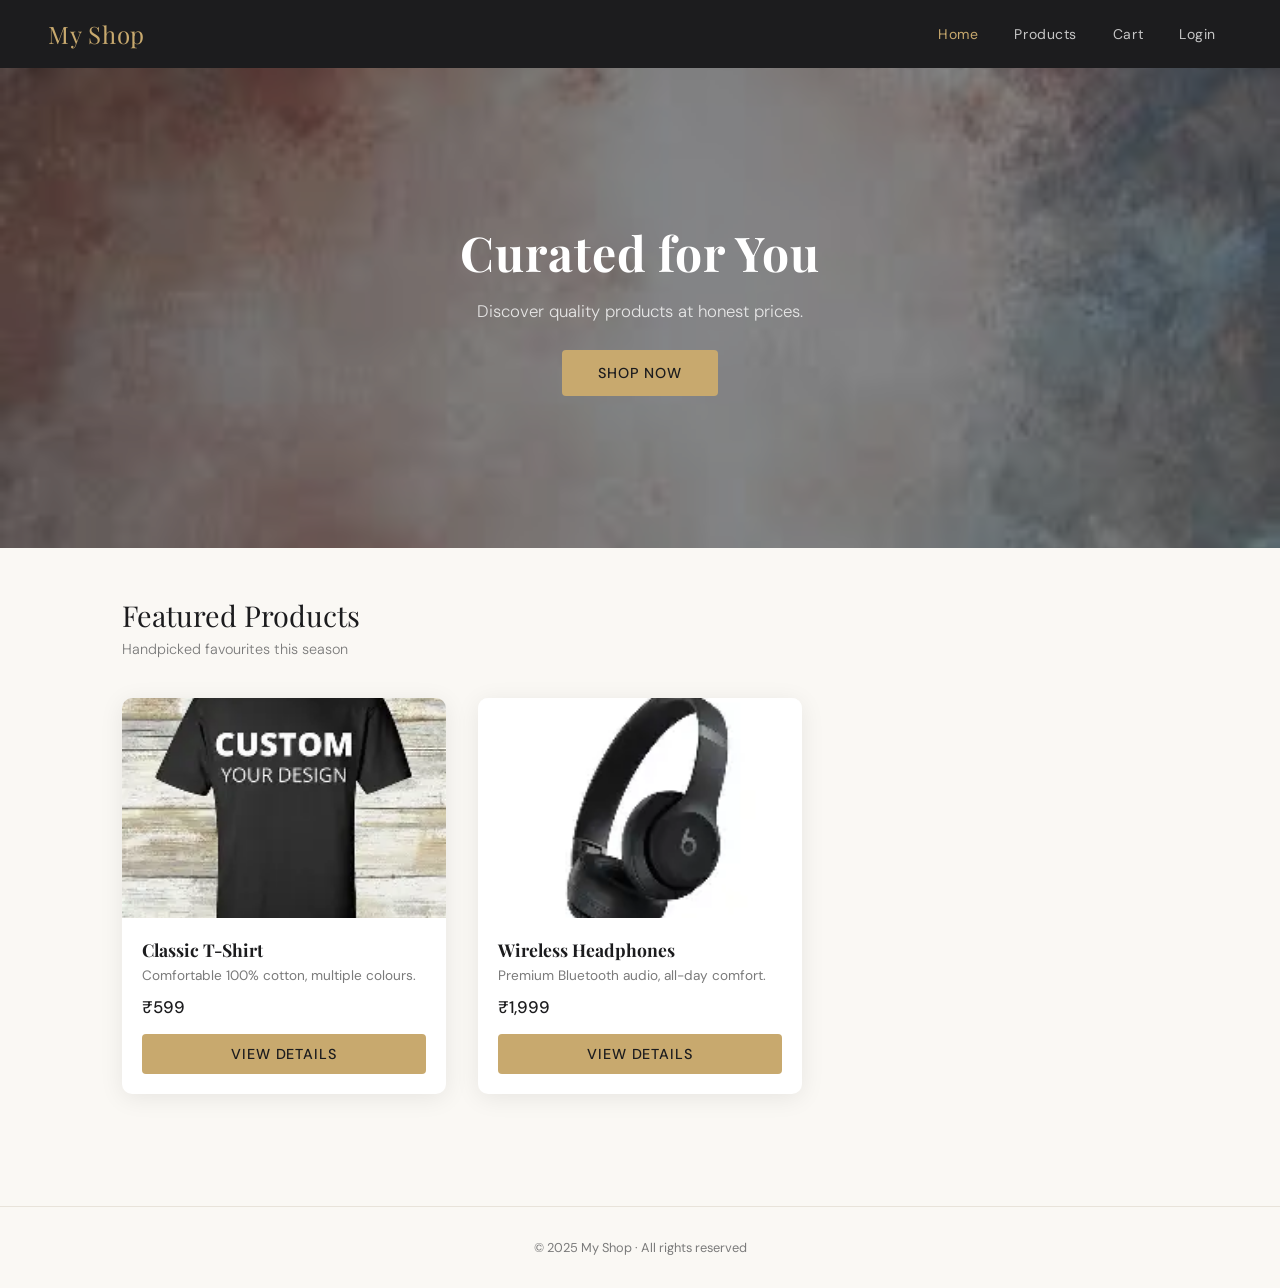
<file: index.html>
<!DOCTYPE html>
<html lang="en">
<head>
  <meta charset="UTF-8" />
  <meta name="viewport" content="width=device-width, initial-scale=1.0"/>
  <title>My Shop | Home</title>
  <link rel="stylesheet" href="style.css">
</head>
<body>
  <header>
    <a href="index.html" class="logo">My Shop</a>
    <nav>
      <a href="index.html" class="active">Home</a>
      <a href="products.html">Products</a>
      <a href="cart.html">Cart</a>
      <a href="login.html">Login</a>
    </nav>
  </header>

  <section class="hero">
    <div class="hero-content">
      <h2>Curated for You</h2>
      <p>Discover quality products at honest prices.</p>
      <a href="products.html" class="btn-primary">Shop Now</a>
    </div>
  </section>

  <div class="container">
    <p class="section-title">Featured Products</p>
    <p class="section-sub">Handpicked favourites this season</p>
    <div class="product-grid">
      <div class="product-card">
        <img src="OIP.png" alt="T-Shirt">
        <div class="card-body">
          <h4>Classic T‑Shirt</h4>
          <p>Comfortable 100% cotton, multiple colours.</p>
          <div class="card-price">₹599</div>
          <a href="product-detail.html" class="btn-primary">View Details</a>
        </div>
      </div>
      <div class="product-card">
        <img src="OIP1.png" alt="Headphones">
        <div class="card-body">
          <h4>Wireless Headphones</h4>
          <p>Premium Bluetooth audio, all-day comfort.</p>
          <div class="card-price">₹1,999</div>
          <a href="product-detail.html" class="btn-primary">View Details</a>
        </div>
      </div>
    </div>
  </div>

  <footer>© 2025 My Shop · All rights reserved</footer>
</body>
</html>
</file>
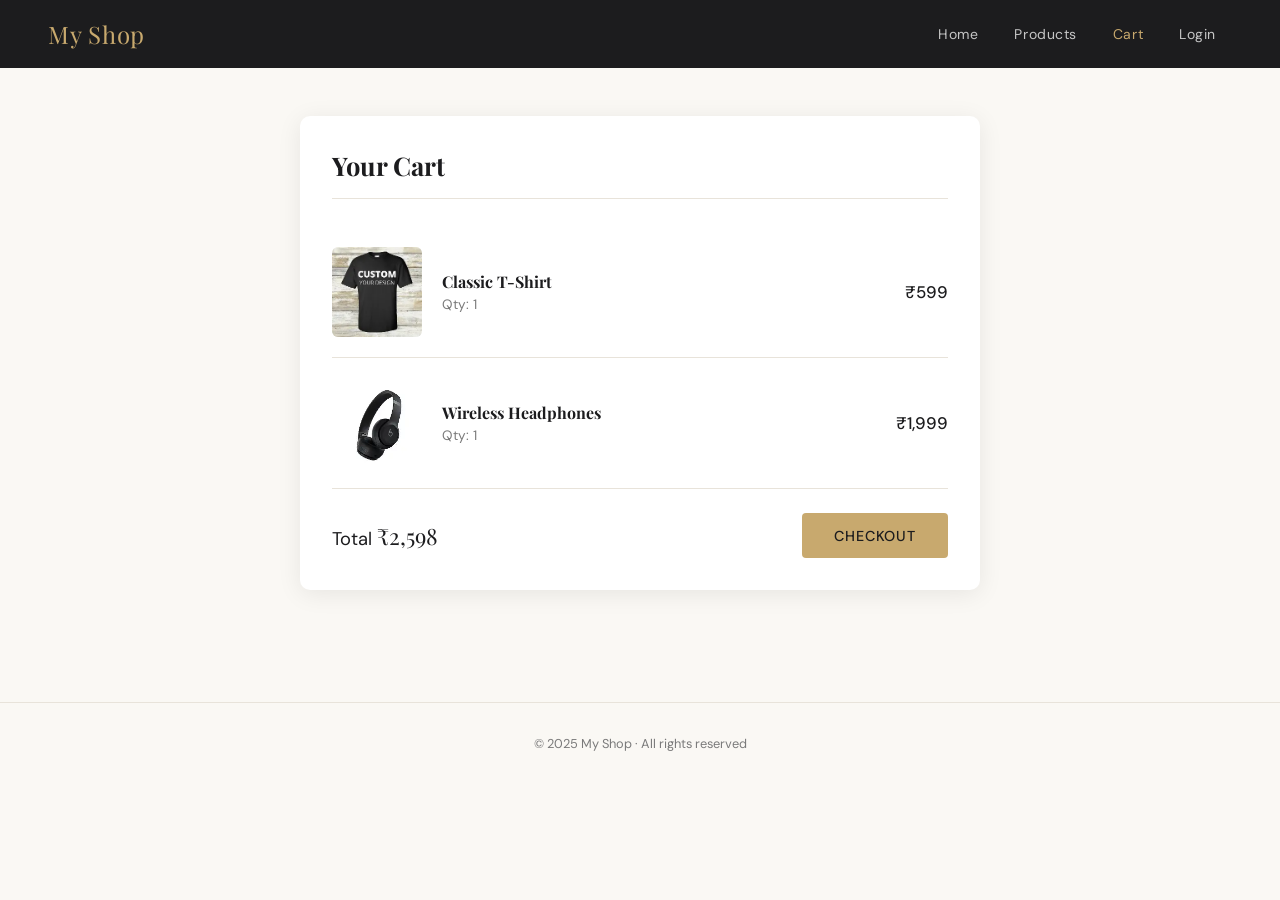
<file: cart.html>
<!DOCTYPE html>
<html lang="en">
<head>
  <meta charset="UTF-8" />
  <meta name="viewport" content="width=device-width, initial-scale=1.0"/>
  <title>Cart | My Shop</title>
  <link rel="stylesheet" href="style.css">
</head>
<body>
  <header>
    <a href="index.html" class="logo">My Shop</a>
    <nav>
      <a href="index.html">Home</a>
      <a href="products.html">Products</a>
      <a href="cart.html" class="active">Cart</a>
      <a href="login.html">Login</a>
    </nav>
  </header>

  <div class="container">
    <div class="cart-box">
      <h2>Your Cart</h2>

      <div class="cart-item">
        <img src="OIP.png" alt="T-Shirt">
        <div class="cart-item-info">
          <h4>Classic T‑Shirt</h4>
          <p>Qty: 1</p>
        </div>
        <div class="cart-item-price">₹599</div>
      </div>

      <div class="cart-item">
        <img src="OIP1.png" alt="Headphones">
        <div class="cart-item-info">
          <h4>Wireless Headphones</h4>
          <p>Qty: 1</p>
        </div>
        <div class="cart-item-price">₹1,999</div>
      </div>

      <div class="cart-total">
        <div>Total <span>₹2,598</span></div>
        <a href="#" class="btn-primary">Checkout</a>
      </div>
    </div>
  </div>

  <footer>© 2025 My Shop · All rights reserved</footer>
</body>
</html>
</file>
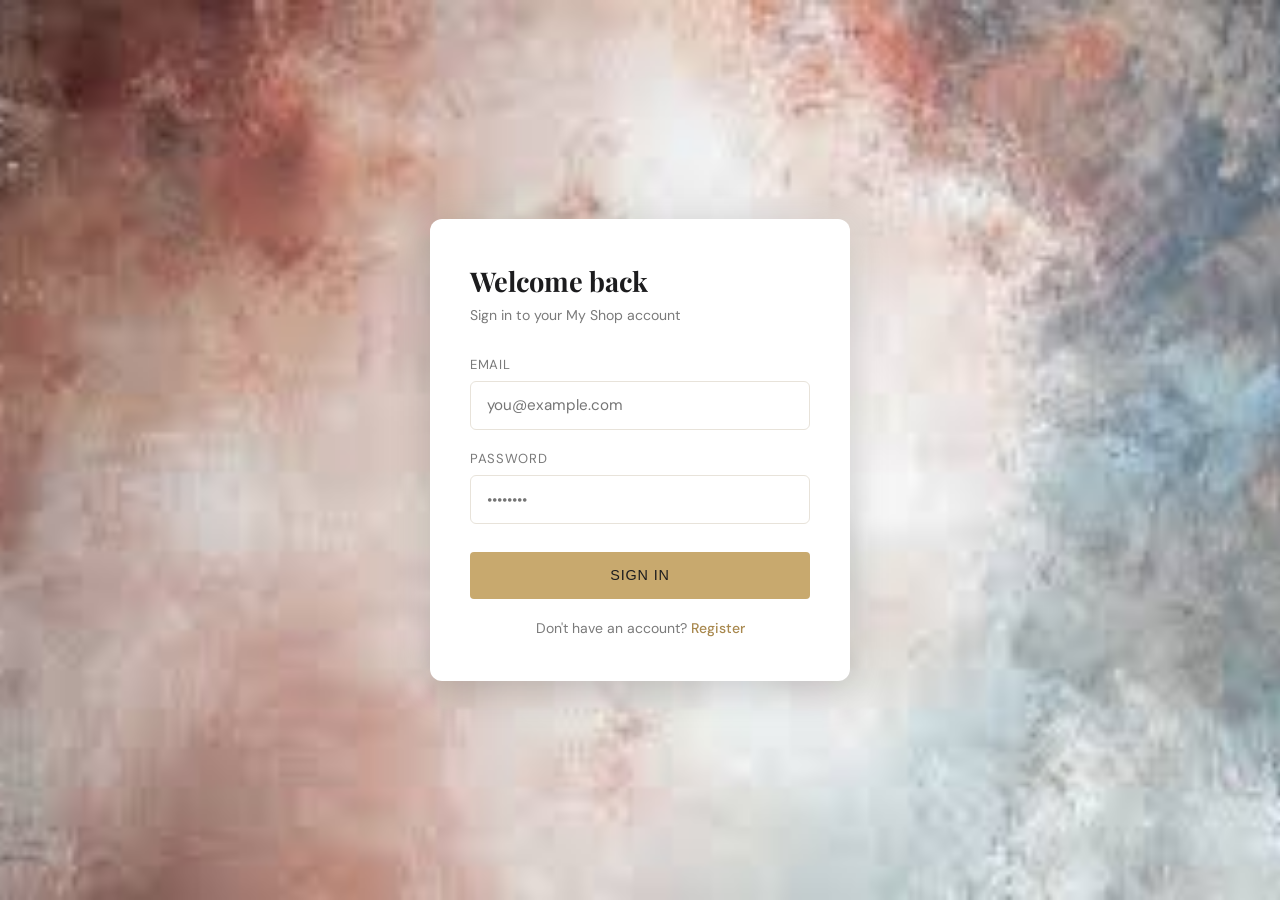
<file: login.html>
<!DOCTYPE html>
<html lang="en">
<head>
  <meta charset="UTF-8" />
  <meta name="viewport" content="width=device-width, initial-scale=1.0"/>
  <title>Login | My Shop</title>
  <link rel="stylesheet" href="style.css">
</head>
<body class="login-body">
  <div class="login-card">
    <h2>Welcome back</h2>
    <p class="subtitle">Sign in to your My Shop account</p>

    <div class="form-group">
      <label for="email">Email</label>
      <input type="email" id="email" placeholder="you@example.com" required />
    </div>
    <div class="form-group">
      <label for="password">Password</label>
      <input type="password" id="password" placeholder="••••••••" required />
    </div>

    <button class="btn-primary" onclick="window.location.href='index.html'">Sign In</button>

    <p class="register-link">Don't have an account? <a href="#">Register</a></p>
  </div>
</body>
</html>
</file>
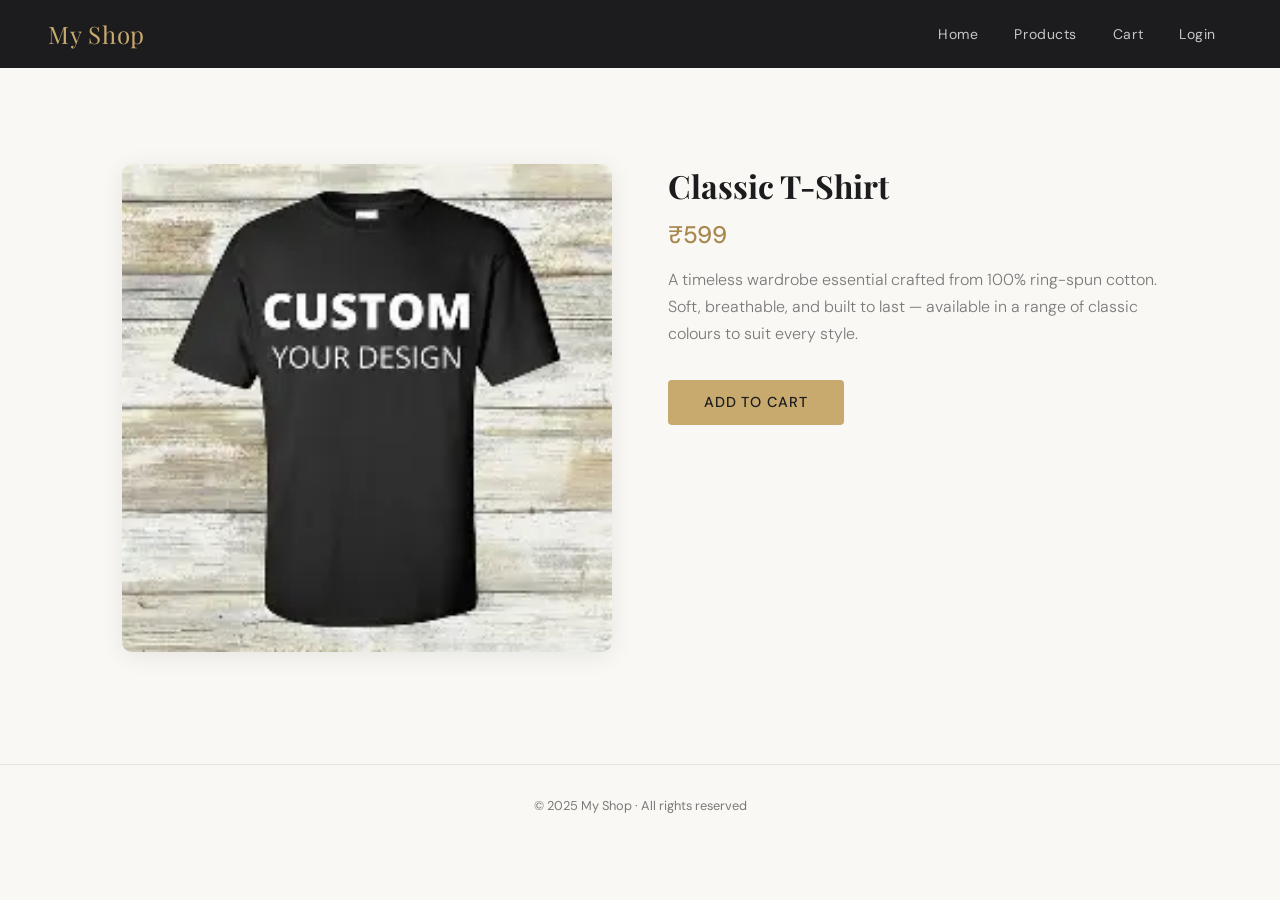
<file: product-detail.html>
<!DOCTYPE html>
<html lang="en">
<head>
  <meta charset="UTF-8" />
  <meta name="viewport" content="width=device-width, initial-scale=1.0"/>
  <title>T‑Shirt | My Shop</title>
  <link rel="stylesheet" href="style.css">
</head>
<body>
  <header>
    <a href="index.html" class="logo">My Shop</a>
    <nav>
      <a href="index.html">Home</a>
      <a href="products.html">Products</a>
      <a href="cart.html">Cart</a>
      <a href="login.html">Login</a>
    </nav>
  </header>

  <div class="container">
    <div class="detail-layout">
      <img src="OIP.png" alt="T-Shirt">
      <div class="detail-info">
        <h2>Classic T‑Shirt</h2>
        <div class="detail-price">₹599</div>
        <p class="detail-desc">
          A timeless wardrobe essential crafted from 100% ring-spun cotton. Soft, breathable, and built to last — available in a range of classic colours to suit every style.
        </p>
        <a href="cart.html" class="btn-primary">Add to Cart</a>
      </div>
    </div>
  </div>

  <footer>© 2025 My Shop · All rights reserved</footer>
</body>
</html>
</file>
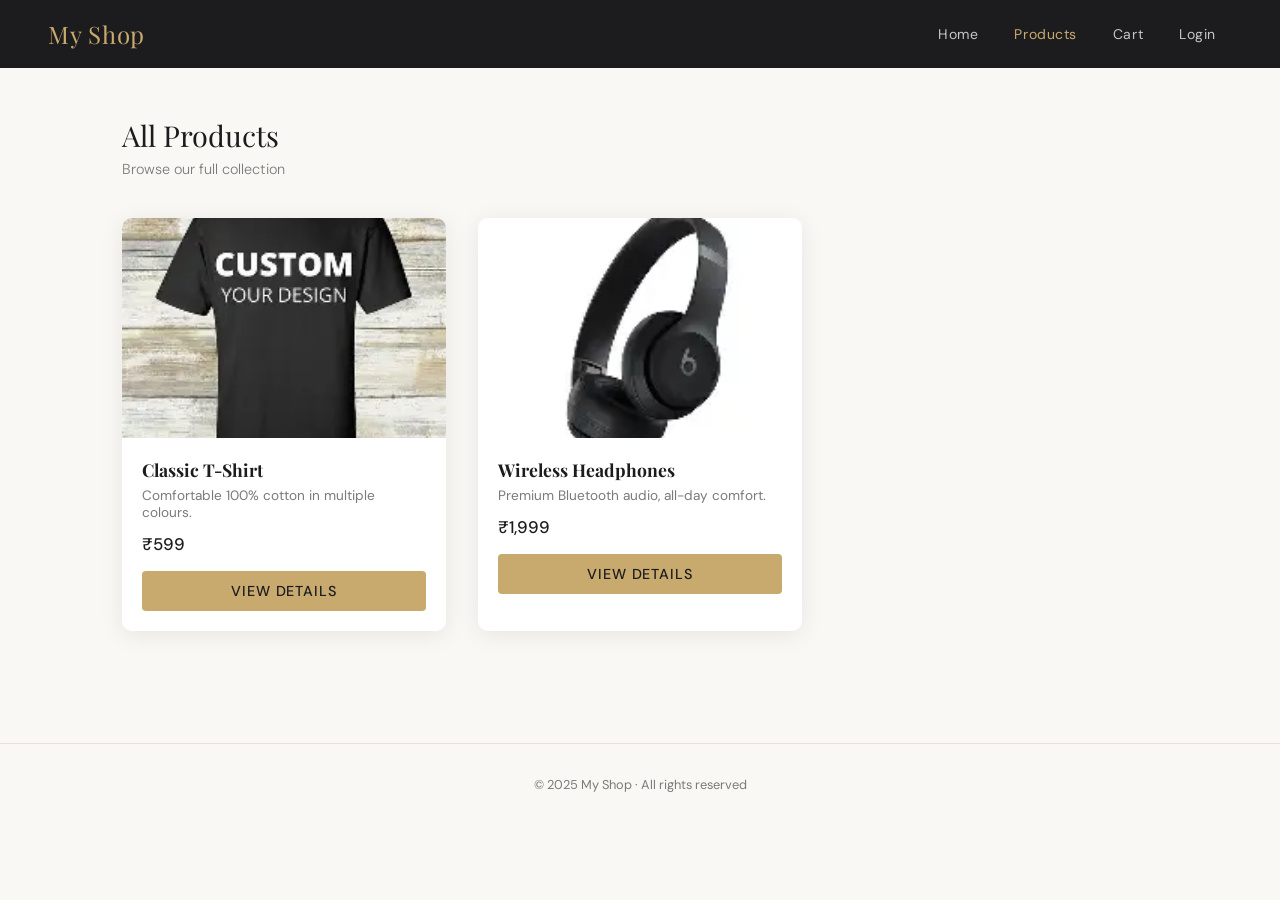
<file: products.html>
<!DOCTYPE html>
<html lang="en">
<head>
  <meta charset="UTF-8" />
  <meta name="viewport" content="width=device-width, initial-scale=1.0"/>
  <title>Products | My Shop</title>
  <link rel="stylesheet" href="style.css">
</head>
<body>
  <header>
    <a href="index.html" class="logo">My Shop</a>
    <nav>
      <a href="index.html">Home</a>
      <a href="products.html" class="active">Products</a>
      <a href="cart.html">Cart</a>
      <a href="login.html">Login</a>
    </nav>
  </header>

  <div class="container">
    <p class="section-title">All Products</p>
    <p class="section-sub">Browse our full collection</p>
    <div class="product-grid">
      <div class="product-card">
        <img src="OIP.png" alt="T-Shirt">
        <div class="card-body">
          <h4>Classic T‑Shirt</h4>
          <p>Comfortable 100% cotton in multiple colours.</p>
          <div class="card-price">₹599</div>
          <a href="product-detail.html" class="btn-primary">View Details</a>
        </div>
      </div>
      <div class="product-card">
        <img src="OIP1.png" alt="Headphones">
        <div class="card-body">
          <h4>Wireless Headphones</h4>
          <p>Premium Bluetooth audio, all-day comfort.</p>
          <div class="card-price">₹1,999</div>
          <a href="product-detail.html" class="btn-primary">View Details</a>
        </div>
      </div>
    </div>
  </div>

  <footer>© 2025 My Shop · All rights reserved</footer>
</body>
</html>
</file>
<file: style.css>
@import url('https://fonts.googleapis.com/css2?family=Playfair+Display:wght@600;700&family=DM+Sans:wght@300;400;500&display=swap');

:root {
  --cream: #faf8f4;
  --charcoal: #1c1c1e;
  --accent: #c8a96e;
  --accent-dark: #a8884e;
  --muted: #7a7a7a;
  --border: #e8e3da;
  --white: #ffffff;
  --shadow: 0 4px 24px rgba(0,0,0,0.08);
}

*, *::before, *::after { box-sizing: border-box; margin: 0; padding: 0; }

body {
  font-family: 'DM Sans', sans-serif;
  background-color: var(--cream);
  color: var(--charcoal);
  min-height: 100vh;
}

/* ── HEADER ─────────────────────────────── */
header {
  background: var(--charcoal);
  padding: 0 3rem;
  display: flex;
  justify-content: space-between;
  align-items: center;
  height: 68px;
  position: sticky;
  top: 0;
  z-index: 100;
}

.logo {
  font-family: 'Playfair Display', serif;
  font-size: 1.5rem;
  color: var(--accent);
  letter-spacing: 0.03em;
  text-decoration: none;
}

nav { display: flex; gap: 0.25rem; }
nav a {
  color: rgba(255,255,255,0.75);
  text-decoration: none;
  padding: 0.5rem 1rem;
  border-radius: 4px;
  font-size: 0.875rem;
  font-weight: 400;
  letter-spacing: 0.04em;
  transition: color 0.2s, background 0.2s;
}
nav a:hover { color: var(--white); background: rgba(255,255,255,0.08); }
nav a.active { color: var(--accent); }

/* ── HERO ────────────────────────────────── */
.hero {
  height: 480px;
  background-image: url('image.jpg');
  background-size: cover;
  background-position: center;
  display: flex;
  flex-direction: column;
  justify-content: center;
  align-items: center;
  text-align: center;
  position: relative;
}
.hero::before {
  content: '';
  position: absolute; inset: 0;
  background: rgba(28,28,30,0.52);
}
.hero-content { position: relative; z-index: 1; }
.hero h2 {
  font-family: 'Playfair Display', serif;
  font-size: 3rem;
  color: var(--white);
  letter-spacing: 0.02em;
  margin-bottom: 1rem;
}
.hero p {
  color: rgba(255,255,255,0.8);
  font-size: 1.05rem;
  margin-bottom: 1.75rem;
  font-weight: 300;
}
.btn-primary {
  background: var(--accent);
  color: var(--charcoal);
  padding: 0.85rem 2.25rem;
  border-radius: 4px;
  text-decoration: none;
  font-weight: 500;
  font-size: 0.9rem;
  letter-spacing: 0.06em;
  text-transform: uppercase;
  transition: background 0.2s, transform 0.15s;
  display: inline-block;
  border: none;
  cursor: pointer;
}
.btn-primary:hover { background: var(--accent-dark); transform: translateY(-1px); }

/* ── CONTAINER ───────────────────────────── */
.container {
  max-width: 1100px;
  margin: 0 auto;
  padding: 3rem 2rem;
}

/* ── SECTION TITLE ───────────────────────── */
.section-title {
  font-family: 'Playfair Display', serif;
  font-size: 1.8rem;
  margin-bottom: 0.4rem;
}
.section-sub {
  color: var(--muted);
  font-size: 0.9rem;
  margin-bottom: 2.5rem;
  font-weight: 300;
}

/* ── PRODUCT GRID ────────────────────────── */
.product-grid {
  display: grid;
  grid-template-columns: repeat(auto-fill, minmax(260px, 1fr));
  gap: 2rem;
}

.product-card {
  background: var(--white);
  border-radius: 10px;
  overflow: hidden;
  box-shadow: var(--shadow);
  transition: transform 0.25s, box-shadow 0.25s;
}
.product-card:hover { transform: translateY(-4px); box-shadow: 0 10px 36px rgba(0,0,0,0.12); }

.product-card img {
  width: 100%;
  height: 220px;
  object-fit: cover;
  display: block;
}
.card-body { padding: 1.25rem; }
.card-body h4 {
  font-family: 'Playfair Display', serif;
  font-size: 1.1rem;
  margin-bottom: 0.35rem;
}
.card-body p { color: var(--muted); font-size: 0.85rem; margin-bottom: 0.75rem; }
.card-price {
  font-size: 1.05rem;
  font-weight: 500;
  color: var(--charcoal);
  margin-bottom: 1rem;
}
.card-body .btn-primary { width: 100%; text-align: center; padding: 0.7rem 1rem; }

/* ── PRODUCT DETAIL ──────────────────────── */
.detail-layout {
  display: grid;
  grid-template-columns: 1fr 1fr;
  gap: 3.5rem;
  align-items: start;
  padding-top: 3rem;
}
.detail-layout img {
  width: 100%;
  border-radius: 10px;
  box-shadow: var(--shadow);
}
.detail-info h2 {
  font-family: 'Playfair Display', serif;
  font-size: 2rem;
  margin-bottom: 0.75rem;
}
.detail-price {
  font-size: 1.5rem;
  font-weight: 500;
  color: var(--accent-dark);
  margin-bottom: 1rem;
}
.detail-desc { color: var(--muted); line-height: 1.7; margin-bottom: 2rem; font-weight: 300; }

/* ── CART ────────────────────────────────── */
.cart-box {
  background: var(--white);
  border-radius: 10px;
  box-shadow: var(--shadow);
  padding: 2rem;
  max-width: 680px;
  margin: 0 auto;
}
.cart-box h2 {
  font-family: 'Playfair Display', serif;
  font-size: 1.6rem;
  margin-bottom: 1.75rem;
  padding-bottom: 1rem;
  border-bottom: 1px solid var(--border);
}
.cart-item {
  display: flex;
  gap: 1.25rem;
  align-items: center;
  padding: 1.25rem 0;
  border-bottom: 1px solid var(--border);
}
.cart-item img { width: 90px; height: 90px; object-fit: cover; border-radius: 6px; flex-shrink: 0; }
.cart-item-info { flex: 1; }
.cart-item-info h4 { font-family: 'Playfair Display', serif; font-size: 1rem; margin-bottom: 0.25rem; }
.cart-item-info p { color: var(--muted); font-size: 0.85rem; }
.cart-item-price { font-weight: 500; font-size: 1.05rem; }
.cart-total {
  display: flex;
  justify-content: space-between;
  align-items: center;
  padding-top: 1.5rem;
  font-size: 1.15rem;
}
.cart-total span { font-family: 'Playfair Display', serif; font-size: 1.4rem; }
.cart-total .btn-primary { padding: 0.85rem 2rem; margin-top: 0; }

/* ── LOGIN ───────────────────────────────── */
.login-body {
  min-height: 100vh;
  display: flex;
  align-items: center;
  justify-content: center;
  background-image: url('image.jpg');
  background-size: cover;
  background-position: center;
}
.login-card {
  background: var(--white);
  border-radius: 12px;
  box-shadow: 0 8px 40px rgba(0,0,0,0.18);
  padding: 2.75rem 2.5rem;
  width: 100%;
  max-width: 420px;
}
.login-card h2 {
  font-family: 'Playfair Display', serif;
  font-size: 1.7rem;
  margin-bottom: 0.4rem;
}
.login-card .subtitle {
  color: var(--muted);
  font-size: 0.88rem;
  margin-bottom: 2rem;
}
.form-group { margin-bottom: 1.25rem; }
.form-group label { display: block; font-size: 0.82rem; letter-spacing: 0.05em; text-transform: uppercase; color: var(--muted); margin-bottom: 0.5rem; }
.form-group input {
  width: 100%;
  padding: 0.85rem 1rem;
  border: 1.5px solid var(--border);
  border-radius: 6px;
  font-family: 'DM Sans', sans-serif;
  font-size: 0.95rem;
  transition: border-color 0.2s;
  outline: none;
}
.form-group input:focus { border-color: var(--accent); }
.login-card .btn-primary { width: 100%; text-align: center; margin-top: 0.5rem; padding: 0.95rem; font-size: 0.9rem; }
.login-card .register-link { text-align: center; margin-top: 1.25rem; font-size: 0.875rem; color: var(--muted); }
.login-card .register-link a { color: var(--accent-dark); text-decoration: none; font-weight: 500; }

/* ── FOOTER ──────────────────────────────── */
footer {
  text-align: center;
  padding: 2rem;
  font-size: 0.8rem;
  color: var(--muted);
  border-top: 1px solid var(--border);
  margin-top: 4rem;
}
</file>
